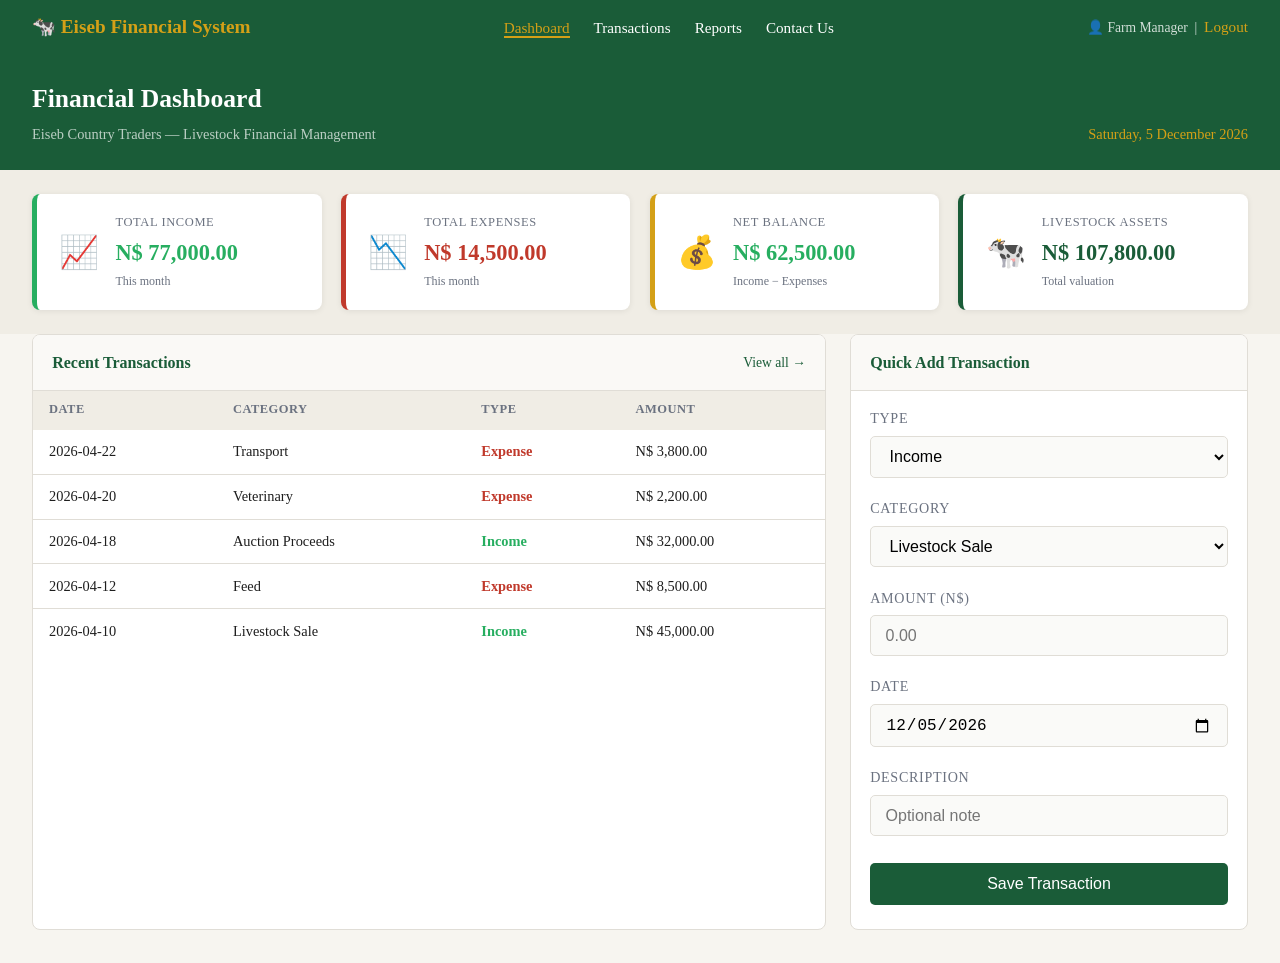
<file: src/pages/index.html>
<!DOCTYPE html>
<html lang="en">
<head>
  <meta charset="UTF-8">
  <meta name="viewport" content="width=device-width, initial-scale=1.0">
  <title>Dashboard — Eiseb Financial System</title>
  <link rel="stylesheet" href="../css/style.css">
  <link rel="stylesheet" href="../css/dashboard.css">
</head>
<body>

  <!-- Navbar -->
  <nav class="navbar">
    <span class="nav-brand">🐄 Eiseb Financial System</span>
    <ul>
      <li><a href="index.html" class="active">Dashboard</a></li>
      <li><a href="transactions.html">Transactions</a></li>
      <li><a href="reports.html">Reports</a></li>
      <li><a href="contact.html">Contact Us</a></li>
    </ul>
    <span class="nav-user">👤 Farm Manager &nbsp;|&nbsp; <a href="login.html" style="color:var(--accent)">Logout</a></span>
  </nav>

  <!-- Page Header -->
  <div class="page-header">
    <div>
      <h1>Financial Dashboard</h1>
      <p class="subtitle">Eiseb Country Traders — Livestock Financial Management</p>
    </div>
    <div class="header-date" id="currentDate"></div>
  </div>

  <!-- Summary Cards -->
  <div class="dashboard-grid">

    <div class="card card-income">
      <div class="card-icon">📈</div>
      <div class="card-body">
        <p class="card-label">Total Income</p>
        <h2 class="card-value" id="totalIncome">N$ 0.00</h2>
        <p class="card-sub">This month</p>
      </div>
    </div>

    <div class="card card-expense">
      <div class="card-icon">📉</div>
      <div class="card-body">
        <p class="card-label">Total Expenses</p>
        <h2 class="card-value" id="totalExpense">N$ 0.00</h2>
        <p class="card-sub">This month</p>
      </div>
    </div>

    <div class="card card-balance">
      <div class="card-icon">💰</div>
      <div class="card-body">
        <p class="card-label">Net Balance</p>
        <h2 class="card-value" id="netBalance">N$ 0.00</h2>
        <p class="card-sub">Income − Expenses</p>
      </div>
    </div>

    <div class="card card-livestock">
      <div class="card-icon">🐄</div>
      <div class="card-body">
        <p class="card-label">Livestock Assets</p>
        <h2 class="card-value" id="livestockValue">N$ 0.00</h2>
        <p class="card-sub">Total valuation</p>
      </div>
    </div>

  </div>

  <!-- Recent Transactions + Quick Add -->
  <div class="content-row">

    <!-- Recent Transactions -->
    <section class="panel panel-wide">
      <div class="panel-header">
        <h3>Recent Transactions</h3>
        <a href="transactions.html" class="link-all">View all →</a>
      </div>
      <table class="data-table" id="recentTable">
        <thead>
          <tr>
            <th>Date</th>
            <th>Category</th>
            <th>Type</th>
            <th>Amount</th>
          </tr>
        </thead>
        <tbody id="recentBody">
          <!-- Populated by JS -->
        </tbody>
      </table>
    </section>

    <!-- Quick Add Form -->
    <section class="panel panel-narrow">
      <div class="panel-header">
        <h3>Quick Add Transaction</h3>
      </div>
      <form id="quickForm">
        <div class="form-group">
          <label for="txType">Type</label>
          <select id="txType">
            <option value="Income">Income</option>
            <option value="Expense">Expense</option>
          </select>
        </div>
        <div class="form-group">
          <label for="txCategory">Category</label>
          <select id="txCategory">
            <option>Livestock Sale</option>
            <option>Auction Proceeds</option>
            <option>Feed</option>
            <option>Veterinary</option>
            <option>Transport</option>
            <option>Wages</option>
            <option>Equipment</option>
            <option>Other</option>
          </select>
        </div>
        <div class="form-group">
          <label for="txAmount">Amount (N$)</label>
          <input type="number" id="txAmount" placeholder="0.00" min="0" step="0.01">
        </div>
        <div class="form-group">
          <label for="txDate">Date</label>
          <input type="date" id="txDate">
        </div>
        <div class="form-group">
          <label for="txDesc">Description</label>
          <input type="text" id="txDesc" placeholder="Optional note">
        </div>
        <button type="button" class="btn-primary" onclick="addTransaction()">Save Transaction</button>
        <p id="formMsg" style="margin-top:0.5rem;font-size:0.85rem;color:var(--success);"></p>
      </form>
    </section>

  </div>

  <script src="../js/dashboard.js"></script>
</body>
</html>
</file>
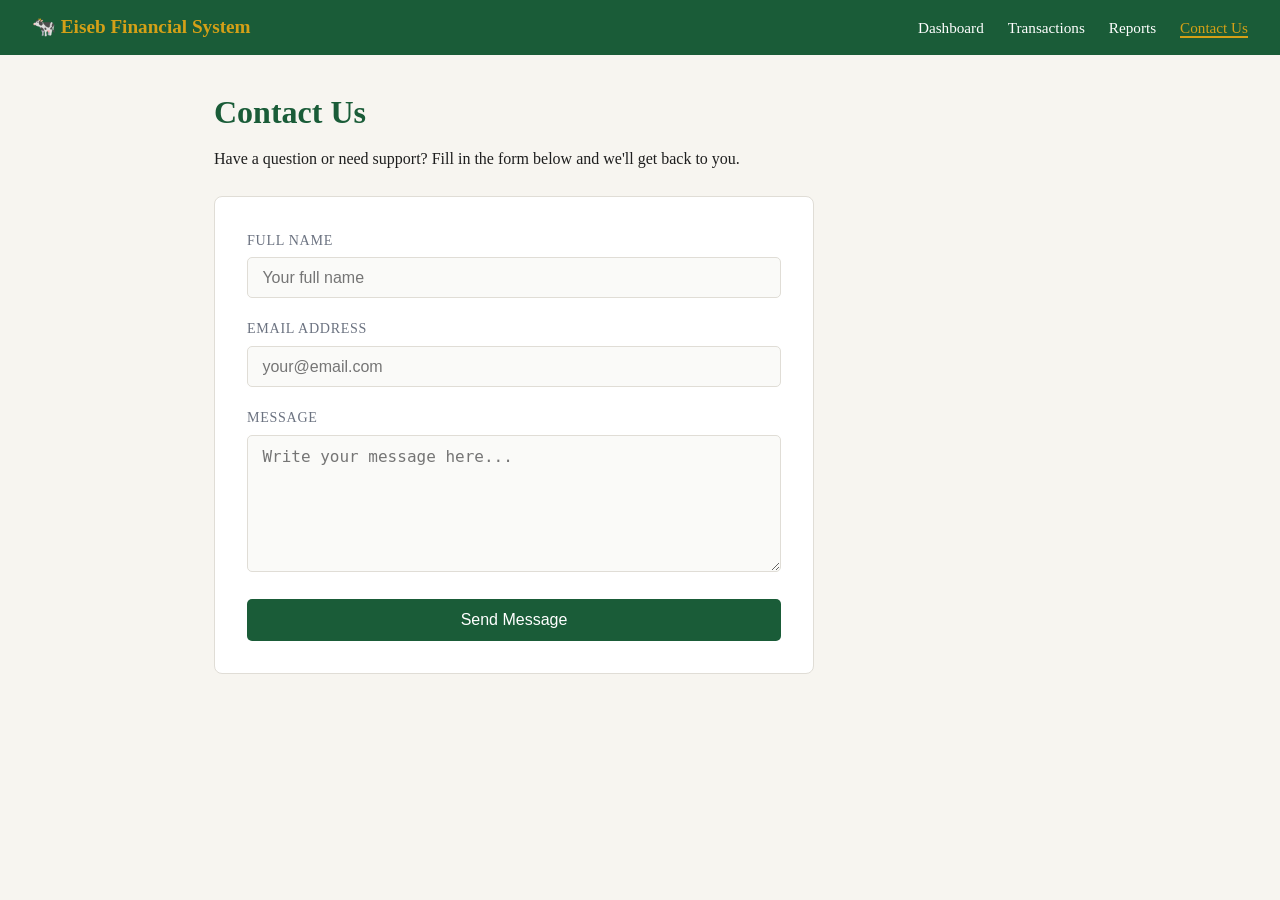
<file: src/pages/contact.html>
<!DOCTYPE html>
<html lang="en">
<head>
  <meta charset="UTF-8">
  <meta name="viewport" content="width=device-width, initial-scale=1.0">
  <title>Contact Us — Eiseb Financial System</title>
  <link rel="stylesheet" href="../css/style.css">
</head>
<body>
  <nav class="navbar">
    <span class="nav-brand">🐄 Eiseb Financial System</span>
    <ul>
      <li><a href="index.html">Dashboard</a></li>
      <li><a href="transactions.html">Transactions</a></li>
      <li><a href="reports.html">Reports</a></li>
      <li><a href="contact.html" class="active">Contact Us</a></li>
    </ul>
  </nav>

  <main class="page-content">
    <h1>Contact Us</h1>
    <p>Have a question or need support? Fill in the form below and we'll get back to you.</p>

    <form class="contact-form" action="/contact" method="POST">
      <div class="form-group">
        <label for="name">Full Name</label>
        <input type="text" id="name" name="name" required placeholder="Your full name">
      </div>
      <div class="form-group">
        <label for="email">Email Address</label>
        <input type="email" id="email" name="email" required placeholder="your@email.com">
      </div>
      <div class="form-group">
        <label for="message">Message</label>
        <textarea id="message" name="message" rows="6" required placeholder="Write your message here..."></textarea>
      </div>
      <button type="submit" class="btn-primary">Send Message</button>
    </form>
  </main>
</body>
</html>
</file>
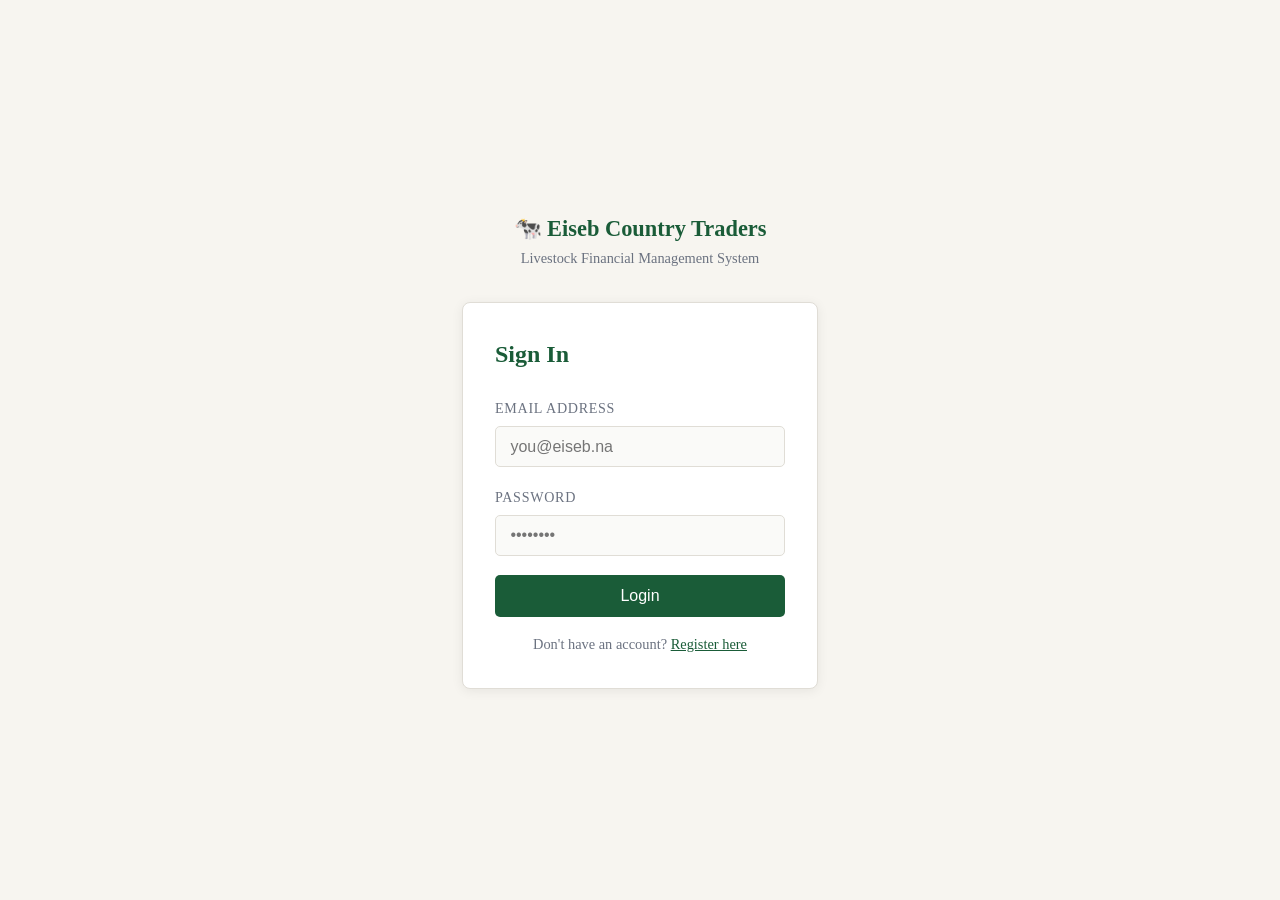
<file: src/pages/login.html>
<!DOCTYPE html>
<html lang="en">
<head>
  <meta charset="UTF-8">
  <meta name="viewport" content="width=device-width, initial-scale=1.0">
  <title>Login — Eiseb Financial System</title>
  <link rel="stylesheet" href="../css/style.css">
</head>
<body class="auth-page">
  <div class="auth-container">
    <div class="auth-brand">
      <h1>🐄 Eiseb Country Traders</h1>
      <p>Livestock Financial Management System</p>
    </div>
    <form class="auth-form" action="/login" method="POST">
      <h2>Sign In</h2>
      <div class="form-group">
        <label for="email">Email Address</label>
        <input type="email" id="email" name="email" required placeholder="you@eiseb.na">
      </div>
      <div class="form-group">
        <label for="password">Password</label>
        <input type="password" id="password" name="password" required placeholder="••••••••">
      </div>
      <button type="submit" class="btn-primary">Login</button>
      <p class="auth-link">Don't have an account? <a href="register.html">Register here</a></p>
    </form>
  </div>
</body>
</html>
</file>
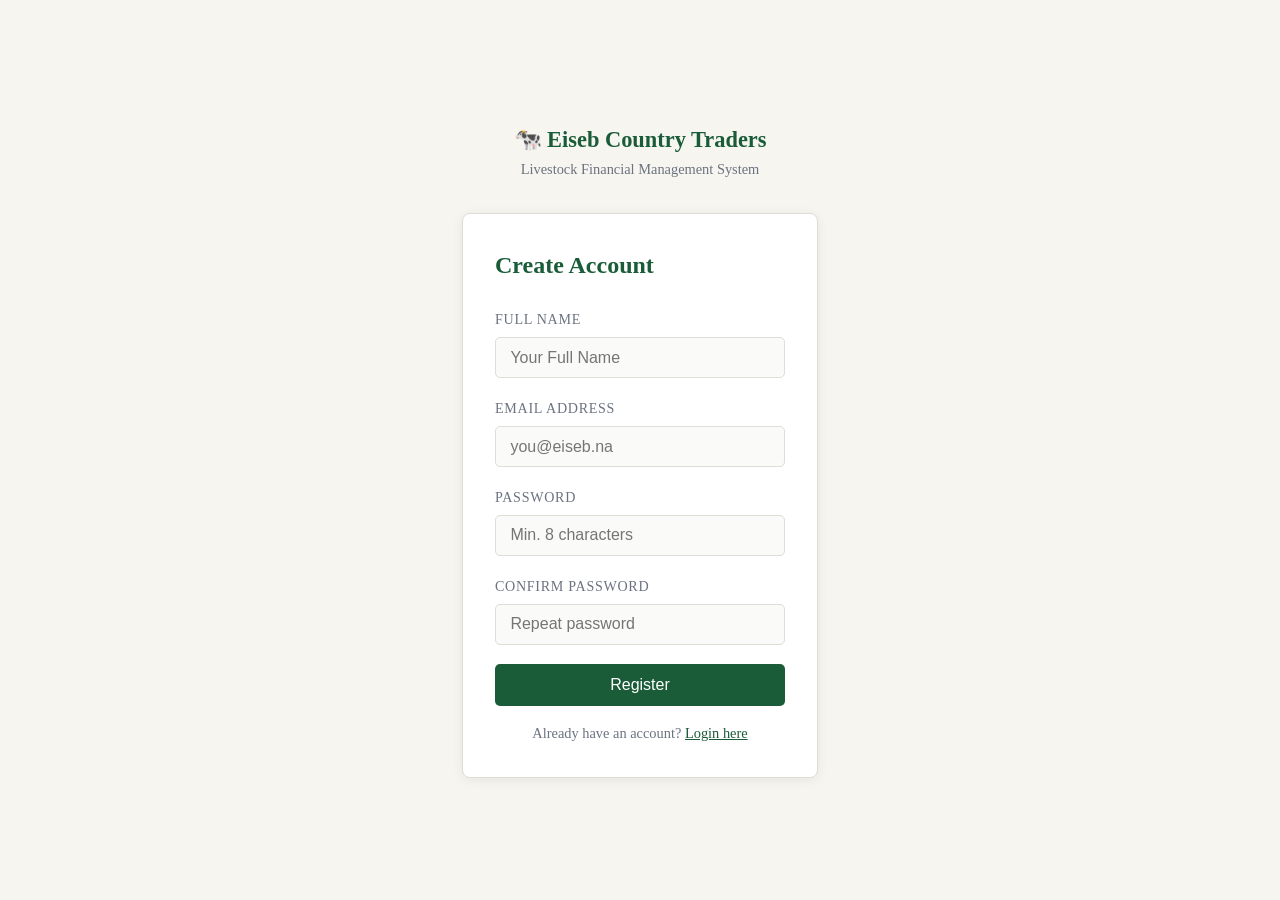
<file: src/pages/register.html>
<!DOCTYPE html>
<html lang="en">
<head>
  <meta charset="UTF-8">
  <meta name="viewport" content="width=device-width, initial-scale=1.0">
  <title>Register — Eiseb Financial System</title>
  <link rel="stylesheet" href="../css/style.css">
</head>
<body class="auth-page">
  <div class="auth-container">
    <div class="auth-brand">
      <h1>🐄 Eiseb Country Traders</h1>
      <p>Livestock Financial Management System</p>
    </div>
    <form class="auth-form" action="/register" method="POST">
      <h2>Create Account</h2>
      <div class="form-group">
        <label for="fullname">Full Name</label>
        <input type="text" id="fullname" name="fullname" required placeholder="Your Full Name">
      </div>
      <div class="form-group">
        <label for="email">Email Address</label>
        <input type="email" id="email" name="email" required placeholder="you@eiseb.na">
      </div>
      <div class="form-group">
        <label for="password">Password</label>
        <input type="password" id="password" name="password" required placeholder="Min. 8 characters">
      </div>
      <div class="form-group">
        <label for="confirm">Confirm Password</label>
        <input type="password" id="confirm" name="confirm" required placeholder="Repeat password">
      </div>
      <button type="submit" class="btn-primary">Register</button>
      <p class="auth-link">Already have an account? <a href="login.html">Login here</a></p>
    </form>
  </div>
</body>
</html>
</file>
<file: src/css/style.css>
/* ================================================
   Eiseb Country Traders — Financial System
   Base Stylesheet
   ================================================ */

:root {
  --primary:   #1a5c38;   /* deep green — farmland */
  --accent:    #d4a017;   /* gold — cattle */
  --bg:        #f7f5f0;
  --surface:   #ffffff;
  --text:      #1e1e1e;
  --muted:     #6b7280;
  --border:    #e0ddd6;
  --danger:    #c0392b;
  --success:   #27ae60;
}

* { box-sizing: border-box; margin: 0; padding: 0; }

body {
  font-family: Georgia, 'Times New Roman', serif;
  background: var(--bg);
  color: var(--text);
  font-size: 16px;
  line-height: 1.6;
}

/* ---- Navbar ---- */
.navbar {
  background: var(--primary);
  color: #fff;
  display: flex;
  align-items: center;
  justify-content: space-between;
  padding: 0.75rem 2rem;
}
.nav-brand { font-size: 1.2rem; font-weight: bold; color: var(--accent); }
.navbar ul { list-style: none; display: flex; gap: 1.5rem; }
.navbar a { color: #fff; text-decoration: none; font-size: 0.95rem; }
.navbar a:hover, .navbar a.active { color: var(--accent); border-bottom: 2px solid var(--accent); }

/* ---- Auth Pages ---- */
.auth-page { display: flex; justify-content: center; align-items: center; min-height: 100vh; }
.auth-container { width: 100%; max-width: 420px; padding: 2rem; }
.auth-brand { text-align: center; margin-bottom: 2rem; }
.auth-brand h1 { color: var(--primary); font-size: 1.4rem; }
.auth-brand p { color: var(--muted); font-size: 0.9rem; }
.auth-form {
  background: var(--surface);
  padding: 2rem;
  border-radius: 8px;
  border: 1px solid var(--border);
  box-shadow: 0 2px 12px rgba(0,0,0,0.07);
}
.auth-form h2 { margin-bottom: 1.5rem; color: var(--primary); }
.auth-link { text-align: center; margin-top: 1rem; font-size: 0.9rem; color: var(--muted); }
.auth-link a { color: var(--primary); }

/* ---- Forms ---- */
.form-group { margin-bottom: 1.2rem; }
.form-group label { display: block; font-size: 0.88rem; margin-bottom: 0.4rem; color: var(--muted); text-transform: uppercase; letter-spacing: 0.05em; }
.form-group input,
.form-group select,
.form-group textarea {
  width: 100%;
  padding: 0.65rem 0.9rem;
  border: 1px solid var(--border);
  border-radius: 5px;
  font-size: 1rem;
  background: #fafaf8;
  transition: border 0.2s;
}
.form-group input:focus,
.form-group select:focus,
.form-group textarea:focus {
  outline: none;
  border-color: var(--primary);
}

/* ---- Buttons ---- */
.btn-primary {
  width: 100%;
  padding: 0.75rem;
  background: var(--primary);
  color: #fff;
  border: none;
  border-radius: 5px;
  font-size: 1rem;
  cursor: pointer;
  transition: background 0.2s;
}
.btn-primary:hover { background: #14472c; }

/* ---- Page Content ---- */
.page-content { max-width: 900px; margin: 2rem auto; padding: 0 1.5rem; }
.page-content h1 { color: var(--primary); margin-bottom: 0.5rem; }

/* ---- Contact Form ---- */
.contact-form {
  background: var(--surface);
  padding: 2rem;
  border-radius: 8px;
  border: 1px solid var(--border);
  max-width: 600px;
  margin-top: 1.5rem;
}
</file>
<file: src/css/dashboard.css>
/* ================================================
   Dashboard Styles — Eiseb Financial System
   ================================================ */

.page-header {
  display: flex;
  justify-content: space-between;
  align-items: flex-end;
  background: var(--primary);
  color: #fff;
  padding: 1.5rem 2rem;
}
.page-header h1 { font-size: 1.6rem; margin-bottom: 0.2rem; }
.page-header .subtitle { color: rgba(255,255,255,0.7); font-size: 0.9rem; }
.header-date { color: var(--accent); font-size: 0.9rem; text-align: right; }

.nav-user { color: rgba(255,255,255,0.8); font-size: 0.85rem; white-space: nowrap; }

/* ---- Summary Cards ---- */
.dashboard-grid {
  display: grid;
  grid-template-columns: repeat(4, 1fr);
  gap: 1.2rem;
  padding: 1.5rem 2rem;
  background: #f0ede5;
}

@media (max-width: 900px) {
  .dashboard-grid { grid-template-columns: repeat(2, 1fr); }
}

.card {
  background: var(--surface);
  border-radius: 8px;
  padding: 1.2rem 1.4rem;
  display: flex;
  align-items: center;
  gap: 1rem;
  box-shadow: 0 1px 6px rgba(0,0,0,0.08);
  border-left: 5px solid transparent;
}
.card-income  { border-left-color: var(--success); }
.card-expense { border-left-color: var(--danger); }
.card-balance { border-left-color: var(--accent); }
.card-livestock { border-left-color: var(--primary); }

.card-icon { font-size: 2rem; }
.card-label { font-size: 0.78rem; text-transform: uppercase; letter-spacing: 0.05em; color: var(--muted); }
.card-value { font-size: 1.4rem; font-weight: bold; margin: 0.1rem 0; }
.card-sub   { font-size: 0.75rem; color: var(--muted); }

.card-income  .card-value { color: var(--success); }
.card-expense .card-value { color: var(--danger); }
.card-balance .card-value { color: var(--accent); }
.card-livestock .card-value { color: var(--primary); }

/* ---- Content Row ---- */
.content-row {
  display: flex;
  gap: 1.5rem;
  padding: 0 2rem 2rem;
}

.panel {
  background: var(--surface);
  border-radius: 8px;
  border: 1px solid var(--border);
  overflow: hidden;
}
.panel-wide  { flex: 2; }
.panel-narrow { flex: 1; }

.panel-header {
  display: flex;
  justify-content: space-between;
  align-items: center;
  padding: 0.9rem 1.2rem;
  border-bottom: 1px solid var(--border);
  background: #faf9f6;
}
.panel-header h3 { font-size: 1rem; color: var(--primary); }
.link-all { font-size: 0.85rem; color: var(--primary); text-decoration: none; }
.link-all:hover { text-decoration: underline; }

/* ---- Data Table ---- */
.data-table {
  width: 100%;
  border-collapse: collapse;
  font-size: 0.9rem;
}
.data-table th {
  background: #f0ede5;
  padding: 0.6rem 1rem;
  text-align: left;
  font-size: 0.78rem;
  text-transform: uppercase;
  color: var(--muted);
  letter-spacing: 0.04em;
}
.data-table td {
  padding: 0.65rem 1rem;
  border-bottom: 1px solid var(--border);
}
.data-table tr:last-child td { border-bottom: none; }
.data-table tr:hover td { background: #faf9f6; }

.badge-income  { color: var(--success); font-weight: bold; }
.badge-expense { color: var(--danger);  font-weight: bold; }

/* ---- Quick Form ---- */
#quickForm { padding: 1rem 1.2rem; }
#quickForm .btn-primary { margin-top: 0.5rem; }

@media (max-width: 700px) {
  .content-row { flex-direction: column; }
  .dashboard-grid { grid-template-columns: 1fr 1fr; }
  .page-header { flex-direction: column; gap: 0.5rem; }
}
</file>
